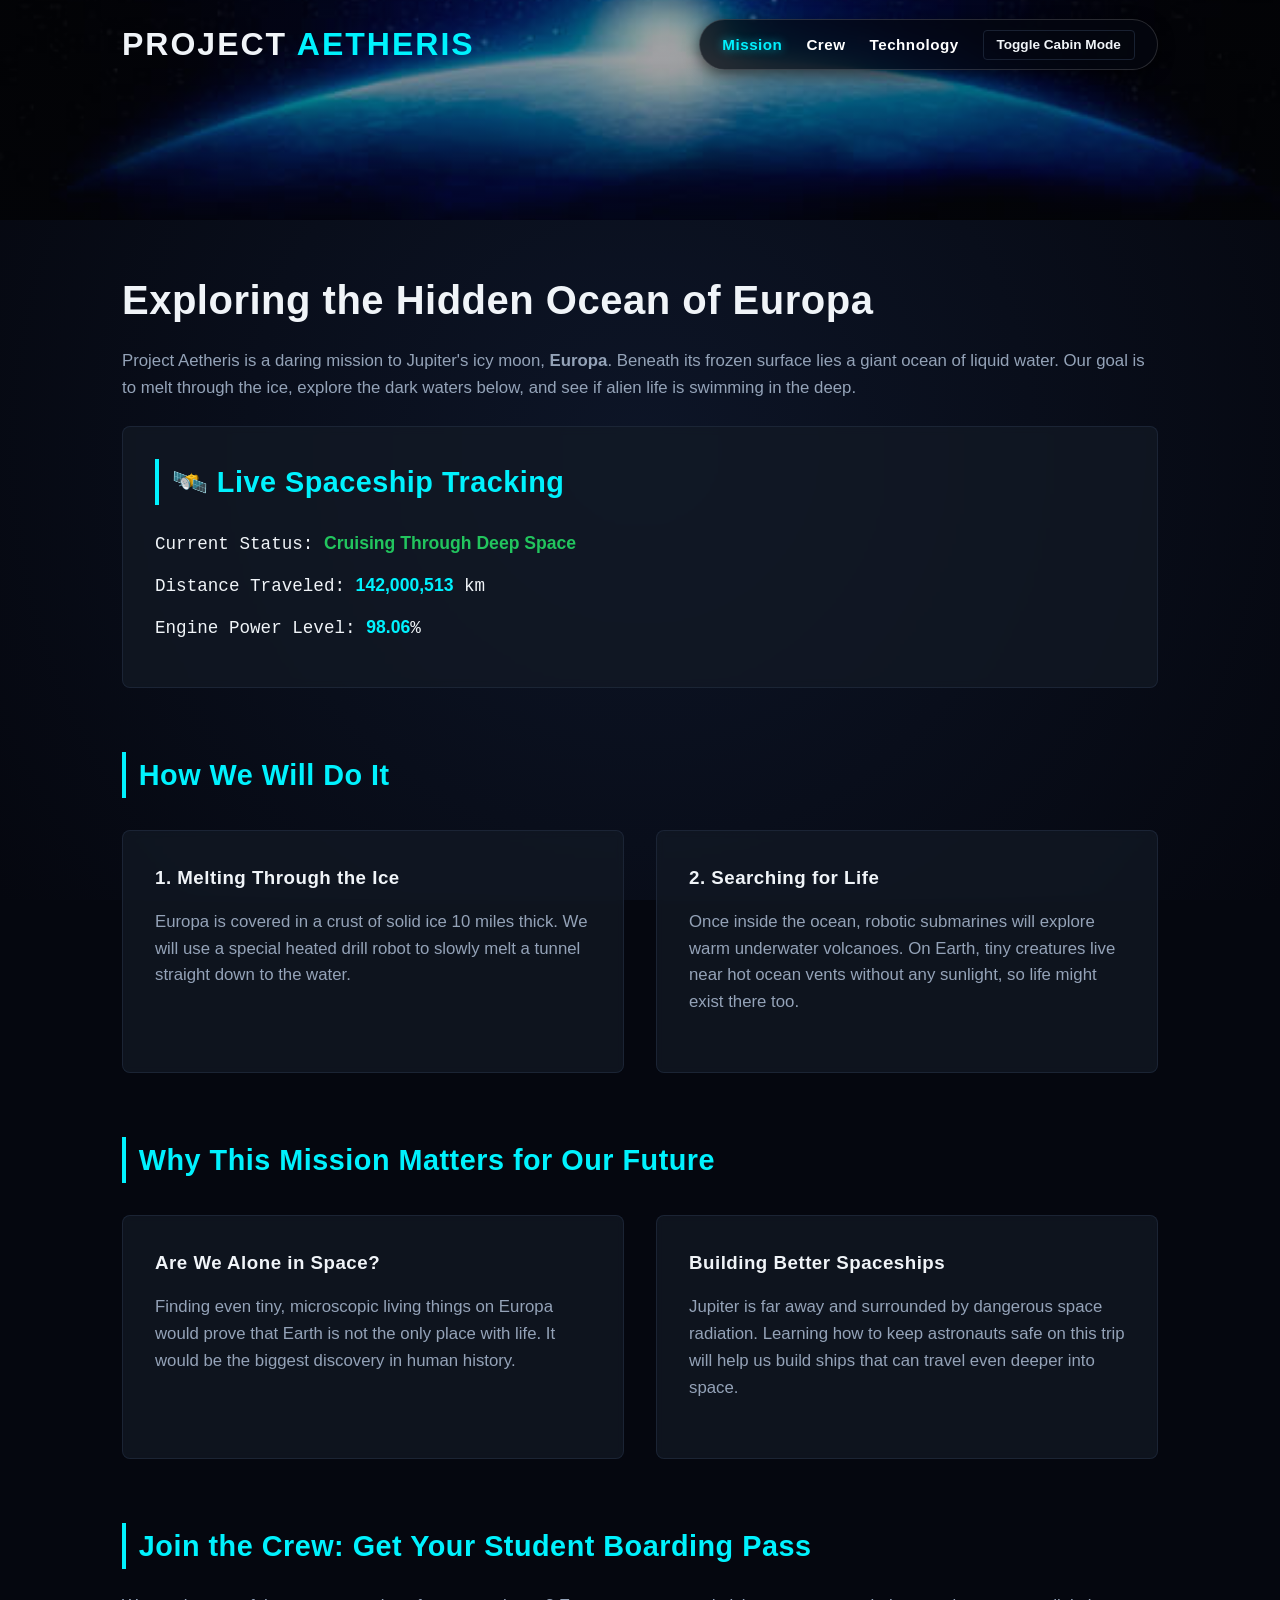
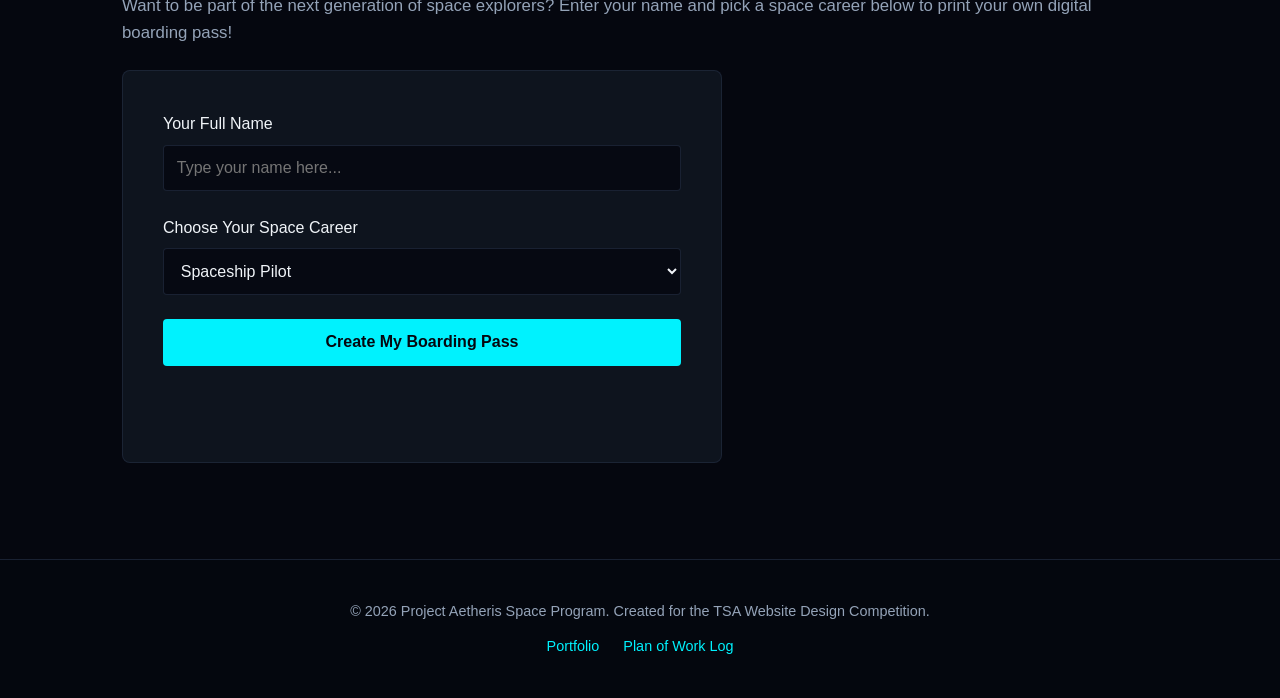
<file: index.html>
<!DOCTYPE html>
<html lang="en">
<head>
    <meta charset="UTF-8">
    <meta name="viewport" content="width=device-width, initial-scale=1.0">
    <title>Project Aetheris - Mission Control</title>
    <link rel="stylesheet" href="styles.css">
</head>
<body>

    <header>
        <div class="nav-container">
            <div class="logo"><a href="index.html">PROJECT <span>AETHERIS</span></a></div>
            <nav>
                <ul>
                    <li><a href="index.html" class="active">Mission</a></li>
                    <li><a href="crew.html">Crew</a></li>
                    <li><a href="technology.html">Technology</a></li>
                    <li><button id="theme-toggle" class="filter-btn" style="padding: 0.4rem 0.8rem; font-size: 0.85rem;">Toggle Cabin Mode</button></li>
                </ul>
            </nav>
        </div>
    </header>

    <main>
        <section>
            <h1>Exploring the Hidden Ocean of Europa</h1>
            <p>Project Aetheris is a daring mission to Jupiter's icy moon, <strong>Europa</strong>. Beneath its frozen surface lies a giant ocean of liquid water. Our goal is to melt through the ice, explore the dark waters below, and see if alien life is swimming in the deep.</p>
            
            <div class="card telemetry-card">
                <h2>🛰️ Live Spaceship Tracking</h2>
                <p>Current Status: <span id="flight-status" style="color: #22c55e; font-weight: bold;">Cruising Through Deep Space</span></p>
                <p>Distance Traveled: <span id="distance-counter" style="color: #00f2fe; font-weight: bold;">142,000,500</span> km</p>
                <p>Engine Power Level: <span id="reactor-level" style="color: #00f2fe; font-weight: bold;">98.40</span>%</p>
            </div>
        </section>

        <section>
            <h2>How We Will Do It</h2>
            <div class="card-grid">
                <div class="card">
                    <h3>1. Melting Through the Ice</h3>
                    <p>Europa is covered in a crust of solid ice 10 miles thick. We will use a special heated drill robot to slowly melt a tunnel straight down to the water.</p>
                </div>
                <div class="card">
                    <h3>2. Searching for Life</h3>
                    <p>Once inside the ocean, robotic submarines will explore warm underwater volcanoes. On Earth, tiny creatures live near hot ocean vents without any sunlight, so life might exist there too.</p>
                </div>
            </div>
        </section>

        <section>
            <h2>Why This Mission Matters for Our Future</h2>
            <div class="card-grid">
                <div class="card">
                    <h3>Are We Alone in Space?</h3>
                    <p>Finding even tiny, microscopic living things on Europa would prove that Earth is not the only place with life. It would be the biggest discovery in human history.</p>
                </div>
                <div class="card">
                    <h3>Building Better Spaceships</h3>
                    <p>Jupiter is far away and surrounded by dangerous space radiation. Learning how to keep astronauts safe on this trip will help us build ships that can travel even deeper into space.</p>
                </div>
            </div>
        </section>

        <section>
            <h2>Join the Crew: Get Your Student Boarding Pass</h2>
            <p>Want to be part of the next generation of space explorers? Enter your name and pick a space career below to print your own digital boarding pass!</p>
            
            <div class="interactive-box">
                <form id="cadet-form">
                    <div class="form-group">
                        <label for="cadet-name">Your Full Name</label>
                        <input type="text" id="cadet-name" required placeholder="Type your name here...">
                    </div>
                    <div class="form-group">
                        <label for="cadet-track">Choose Your Space Career</label>
                        <select id="cadet-track">
                            <option value="Spaceship Pilot">Spaceship Pilot</option>
                            <option value="Deep-Space Navigator">Deep-Space Navigator</option>
                            <option value="Ship Systems Engineer">Ship Systems Engineer</option>
                            <option value="Robotics & Submarine Engineer">Robotics & Submarine Engineer</option>
                            <option value="Alien Ocean Biologist">Alien Ocean Biologist</option>
                            <option value="Planetary Geologist">Planetary Geologist</option>
                            <option value="Space Communications Expert">Space Communications Expert</option>
                            <option value="Space Flight Surgeon">Space Flight Surgeon</option>
                        </select>
                    </div>
                    <button type="submit" class="action-btn">Create My Boarding Pass</button>
                </form>
                <div id="pass-output"></div>
            </div>
        </section>
    </main>

    <footer>
        <p>&copy; 2026 Project Aetheris Space Program. Created for the TSA Website Design Competition.</p>
        <div class="footer-links">
            <a href="./docs/aetheries-portfolio.pdf" target="_blank">Portfolio</a>
            <a href="./docs/aetheries-plan-of-work.pdf" target="_blank">Plan of Work Log</a>
        </div>
    </footer>

    <script src="script.js"></script>
</body>
</html>
</file>
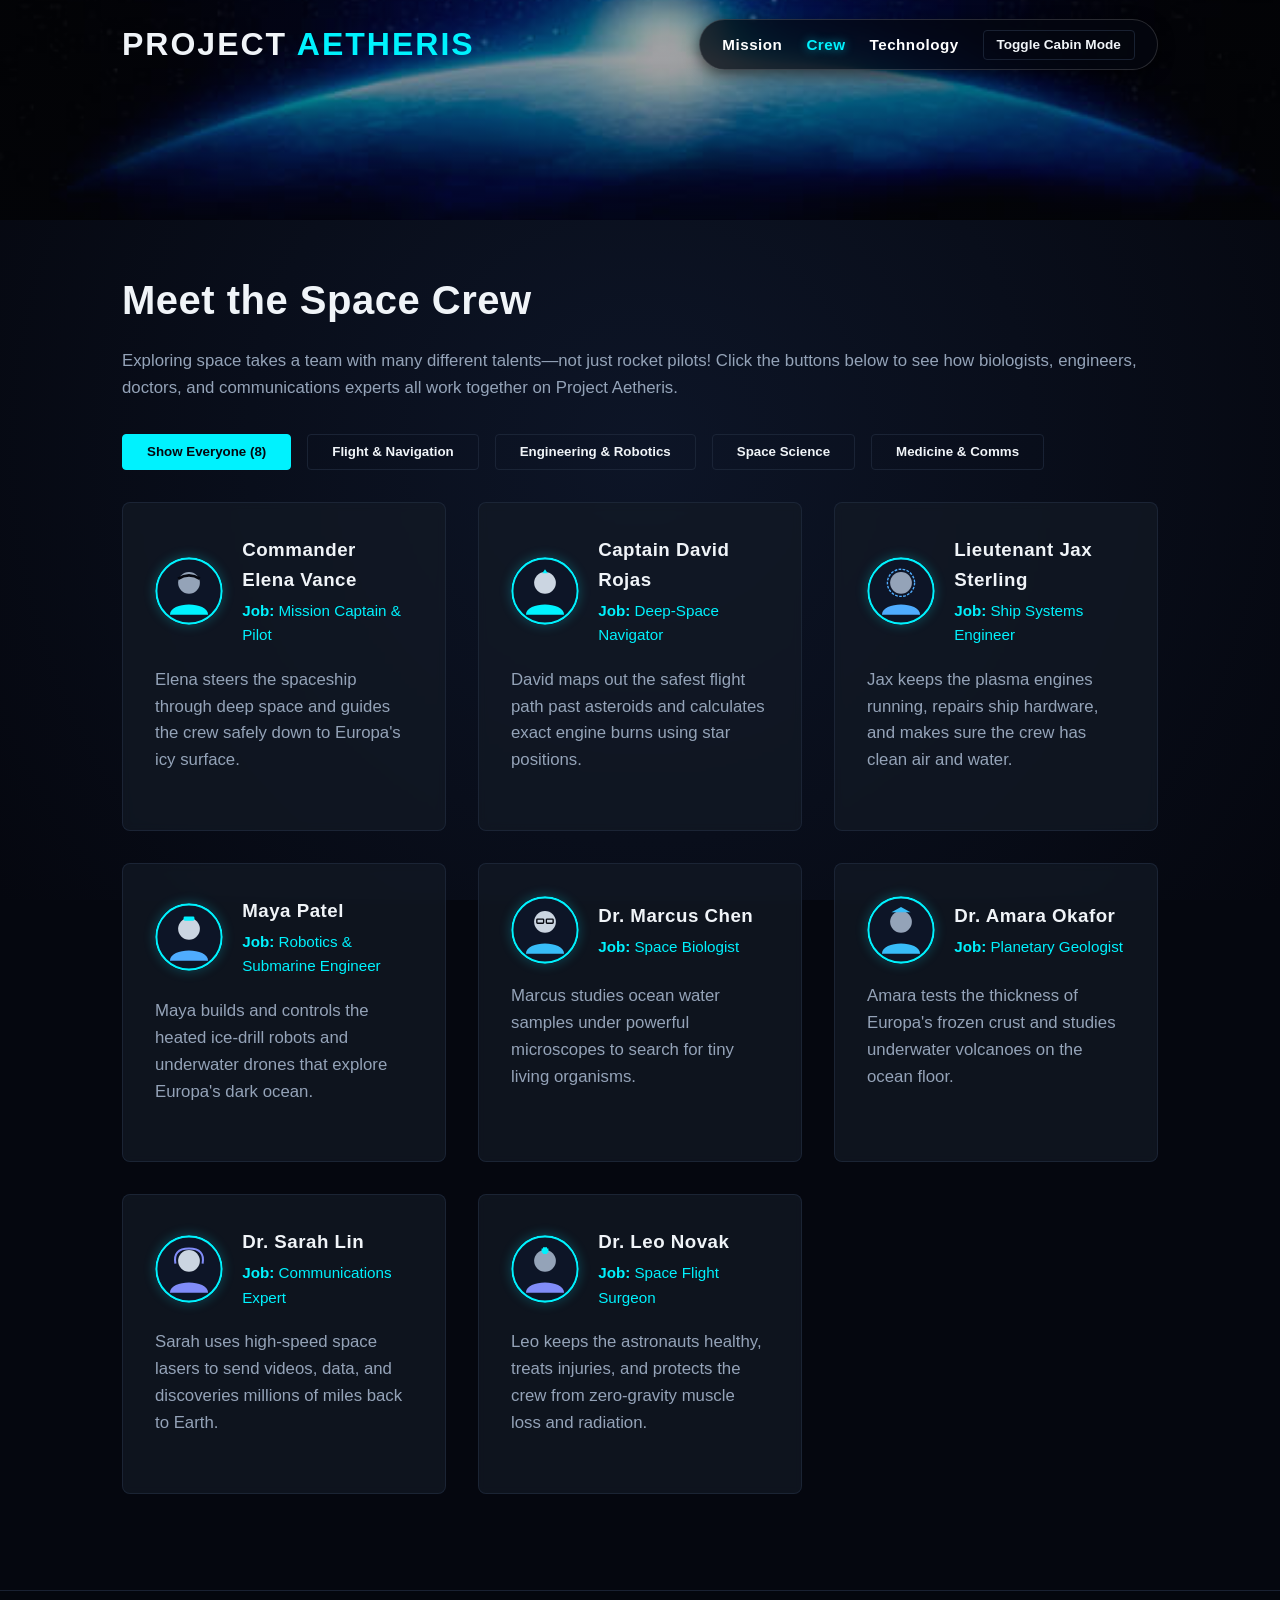
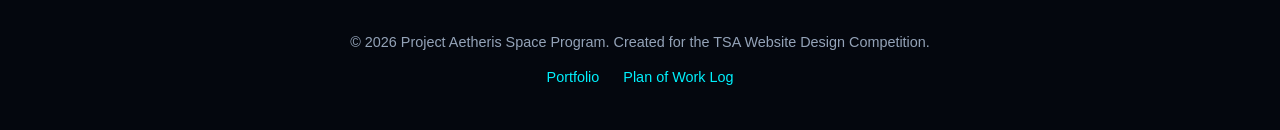
<file: crew.html>
<!DOCTYPE html>
<html lang="en">
<head>
    <meta charset="UTF-8">
    <meta name="viewport" content="width=device-width, initial-scale=1.0">
    <title>Project Aetheris - Meet the Crew</title>
    <link rel="stylesheet" href="styles.css">
</head>
<body>

    <header>
        <div class="nav-container">
            <div class="logo"><a href="index.html">PROJECT <span>AETHERIS</span></a></div>
            <nav>
                <ul>
                    <li><a href="index.html">Mission</a></li>
                    <li><a href="crew.html" class="active">Crew</a></li>
                    <li><a href="technology.html">Technology</a></li>
                    <li><button id="theme-toggle" class="filter-btn" style="padding: 0.4rem 0.8rem; font-size: 0.85rem;">Toggle Cabin Mode</button></li>
                </ul>
            </nav>
        </div>
    </header>

    <main>
        <section>
            <h1>Meet the Space Crew</h1>
            <p>Exploring space takes a team with many different talents—not just rocket pilots! Click the buttons below to see how biologists, engineers, doctors, and communications experts all work together on Project Aetheris.</p>

            <!-- EXPANDED 4-CATEGORY FILTER BUTTONS -->
            <div class="filter-controls">
                <button class="filter-btn active" data-filter="all">Show Everyone (8)</button>
                <button class="filter-btn" data-filter="flight">Flight & Navigation</button>
                <button class="filter-btn" data-filter="engineering">Engineering & Robotics</button>
                <button class="filter-btn" data-filter="science">Space Science</button>
                <button class="filter-btn" data-filter="support">Medicine & Comms</button>
            </div>

            <div class="card-grid" id="crew-grid">
                
                <!-- 1. FLIGHT: COMMANDER ELENA VANCE -->
                <div class="card crew-card" data-dept="flight">
                    <div class="crew-header">
                        <svg class="crew-avatar" viewBox="0 0 100 100" xmlns="http://w3.org">
                            <circle cx="50" cy="50" r="48" fill="#0d1527" stroke="#00f2fe" stroke-width="3"/>
                            <circle cx="50" cy="38" r="16" fill="#94a3b8"/>
                            <path d="M22 85 C22 65, 78 65, 78 85" fill="#00f2fe"/>
                            <path d="M34 32 Q50 22 66 32" stroke="#05070f" stroke-width="4" fill="none"/>
                        </svg>
                        <div>
                            <h3>Commander Elena Vance</h3>
                            <p class="crew-job"><strong>Job:</strong> Mission Captain & Pilot</p>
                        </div>
                    </div>
                    <p>Elena steers the spaceship through deep space and guides the crew safely down to Europa's icy surface.</p>
                </div>

                <!-- 2. FLIGHT: CAPTAIN DAVID ROJAS -->
                <div class="card crew-card" data-dept="flight">
                    <div class="crew-header">
                        <svg class="crew-avatar" viewBox="0 0 100 100" xmlns="http://w3.org">
                            <circle cx="50" cy="50" r="48" fill="#0d1527" stroke="#00f2fe" stroke-width="3"/>
                            <circle cx="50" cy="38" r="16" fill="#cbd5e1"/>
                            <path d="M22 85 C22 65, 78 65, 78 85" fill="#00f2fe"/>
                            <polygon points="50,18 46,24 54,24" fill="#00f2fe"/>
                        </svg>
                        <div>
                            <h3>Captain David Rojas</h3>
                            <p class="crew-job"><strong>Job:</strong> Deep-Space Navigator</p>
                        </div>
                    </div>
                    <p>David maps out the safest flight path past asteroids and calculates exact engine burns using star positions.</p>
                </div>

                <!-- 3. ENGINEERING: LIEUTENANT JAX STERLING -->
                <div class="card crew-card" data-dept="engineering">
                    <div class="crew-header">
                        <svg class="crew-avatar" viewBox="0 0 100 100" xmlns="http://w3.org">
                            <circle cx="50" cy="50" r="48" fill="#0d1527" stroke="#00f2fe" stroke-width="3"/>
                            <circle cx="50" cy="38" r="16" fill="#94a3b8"/>
                            <path d="M22 85 C22 65, 78 65, 78 85" fill="#4facfe"/>
                            <circle cx="50" cy="38" r="20" stroke="#4facfe" stroke-width="2" fill="none" stroke-dasharray="4 2"/>
                        </svg>
                        <div>
                            <h3>Lieutenant Jax Sterling</h3>
                            <p class="crew-job"><strong>Job:</strong> Ship Systems Engineer</p>
                        </div>
                    </div>
                    <p>Jax keeps the plasma engines running, repairs ship hardware, and makes sure the crew has clean air and water.</p>
                </div>

                <!-- 4. ENGINEERING: MAYA PATEL -->
                <div class="card crew-card" data-dept="engineering">
                    <div class="crew-header">
                        <svg class="crew-avatar" viewBox="0 0 100 100" xmlns="http://w3.org">
                            <circle cx="50" cy="50" r="48" fill="#0d1527" stroke="#00f2fe" stroke-width="3"/>
                            <circle cx="50" cy="38" r="16" fill="#cbd5e1"/>
                            <path d="M22 85 C22 65, 78 65, 78 85" fill="#4facfe"/>
                            <rect x="42" y="20" width="16" height="6" rx="2" fill="#00f2fe"/>
                        </svg>
                        <div>
                            <h3>Maya Patel</h3>
                            <p class="crew-job"><strong>Job:</strong> Robotics & Submarine Engineer</p>
                        </div>
                    </div>
                    <p>Maya builds and controls the heated ice-drill robots and underwater drones that explore Europa's dark ocean.</p>
                </div>

                <!-- 5. SCIENCE: DR. MARCUS CHEN -->
                <div class="card crew-card" data-dept="science">
                    <div class="crew-header">
                        <svg class="crew-avatar" viewBox="0 0 100 100" xmlns="http://w3.org">
                            <circle cx="50" cy="50" r="48" fill="#0d1527" stroke="#00f2fe" stroke-width="3"/>
                            <circle cx="50" cy="38" r="16" fill="#cbd5e1"/>
                            <path d="M22 85 C22 65, 78 65, 78 85" fill="#38bdf8"/>
                            <rect x="38" y="34" width="10" height="6" rx="1" stroke="#05070f" stroke-width="2" fill="none"/>
                            <rect x="52" y="34" width="10" height="6" rx="1" stroke="#05070f" stroke-width="2" fill="none"/>
                        </svg>
                        <div>
                            <h3>Dr. Marcus Chen</h3>
                            <p class="crew-job"><strong>Job:</strong> Space Biologist</p>
                        </div>
                    </div>
                    <p>Marcus studies ocean water samples under powerful microscopes to search for tiny living organisms.</p>
                </div>

                <!-- 6. SCIENCE: DR. AMARA OKAFOR -->
                <div class="card crew-card" data-dept="science">
                    <div class="crew-header">
                        <svg class="crew-avatar" viewBox="0 0 100 100" xmlns="http://w3.org">
                            <circle cx="50" cy="50" r="48" fill="#0d1527" stroke="#00f2fe" stroke-width="3"/>
                            <circle cx="50" cy="38" r="16" fill="#94a3b8"/>
                            <path d="M22 85 C22 65, 78 65, 78 85" fill="#38bdf8"/>
                            <polygon points="36,24 50,16 64,24" fill="#38bdf8"/>
                        </svg>
                        <div>
                            <h3>Dr. Amara Okafor</h3>
                            <p class="crew-job"><strong>Job:</strong> Planetary Geologist</p>
                        </div>
                    </div>
                    <p>Amara tests the thickness of Europa's frozen crust and studies underwater volcanoes on the ocean floor.</p>
                </div>

                <!-- 7. SUPPORT: DR. SARAH LIN -->
                <div class="card crew-card" data-dept="support">
                    <div class="crew-header">
                        <svg class="crew-avatar" viewBox="0 0 100 100" xmlns="http://w3.org">
                            <circle cx="50" cy="50" r="48" fill="#0d1527" stroke="#00f2fe" stroke-width="3"/>
                            <circle cx="50" cy="38" r="16" fill="#cbd5e1"/>
                            <path d="M22 85 C22 65, 78 65, 78 85" fill="#818cf8"/>
                            <path d="M30 42 Q26 20 50 20 Q74 20 70 42" stroke="#818cf8" stroke-width="3" fill="none"/>
                        </svg>
                        <div>
                            <h3>Dr. Sarah Lin</h3>
                            <p class="crew-job"><strong>Job:</strong> Communications Expert</p>
                        </div>
                    </div>
                    <p>Sarah uses high-speed space lasers to send videos, data, and discoveries millions of miles back to Earth.</p>
                </div>

                <!-- 8. SUPPORT: DR. LEO NOVAK -->
                <div class="card crew-card" data-dept="support">
                    <div class="crew-header">
                        <svg class="crew-avatar" viewBox="0 0 100 100" xmlns="http://w3.org">
                            <circle cx="50" cy="50" r="48" fill="#0d1527" stroke="#00f2fe" stroke-width="3"/>
                            <circle cx="50" cy="38" r="16" fill="#94a3b8"/>
                            <path d="M22 85 C22 65, 78 65, 78 85" fill="#818cf8"/>
                            <path d="M47 18 H53 V28 H47 Z M45 20 H55 V26 H45 Z" fill="#00f2fe"/>
                        </svg>
                        <div>
                            <h3>Dr. Leo Novak</h3>
                            <p class="crew-job"><strong>Job:</strong> Space Flight Surgeon</p>
                        </div>
                    </div>
                    <p>Leo keeps the astronauts healthy, treats injuries, and protects the crew from zero-gravity muscle loss and radiation.</p>
                </div>

            </div>
        </section>

    </main>

    <footer>
        <p>&copy; 2026 Project Aetheris Space Program. Created for the TSA Website Design Competition.</p>
        <div class="footer-links">
            <a href="./docs/aetheries-portfolio.pdf" target="_blank">Portfolio</a>
            <a href="./docs/aetheries-plan-of-work.pdf" target="_blank">Plan of Work Log</a>
        </div>
    </footer>

    <script src="script.js"></script>
</body>
</html>
</file>
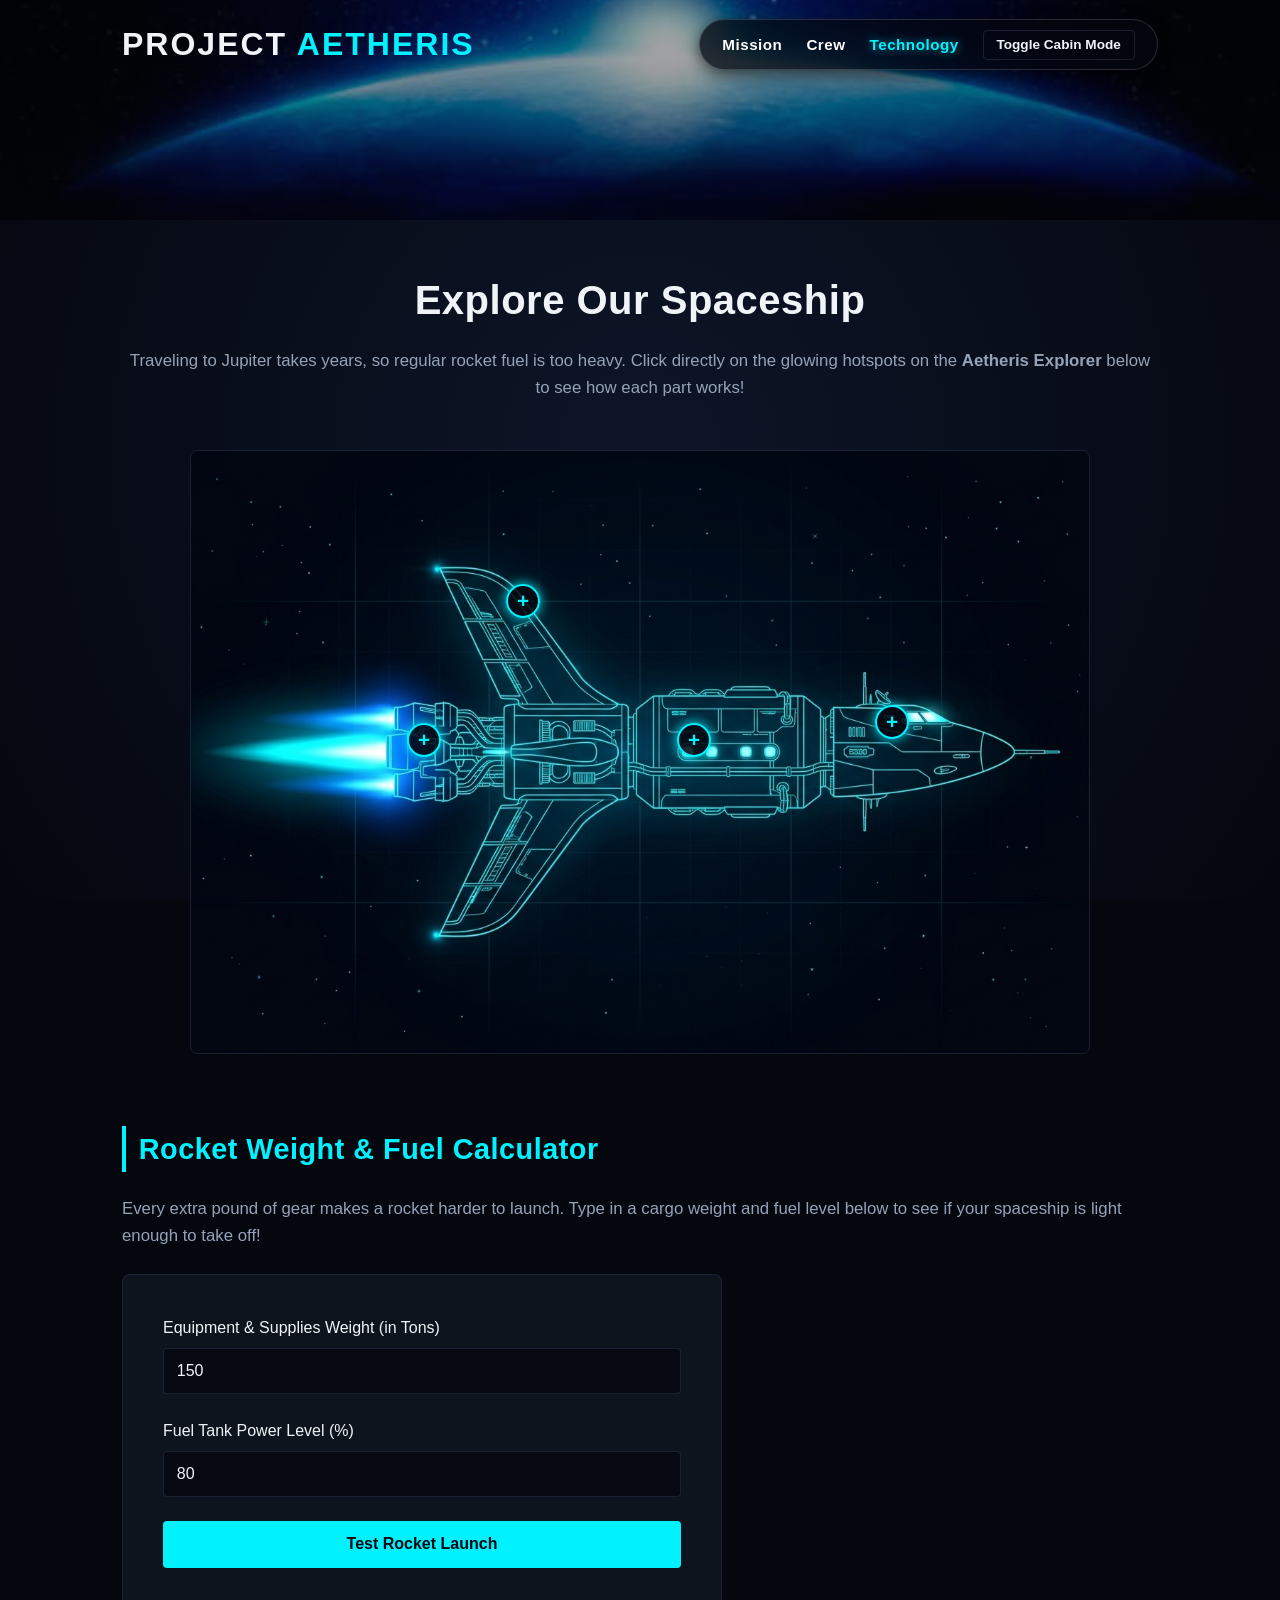
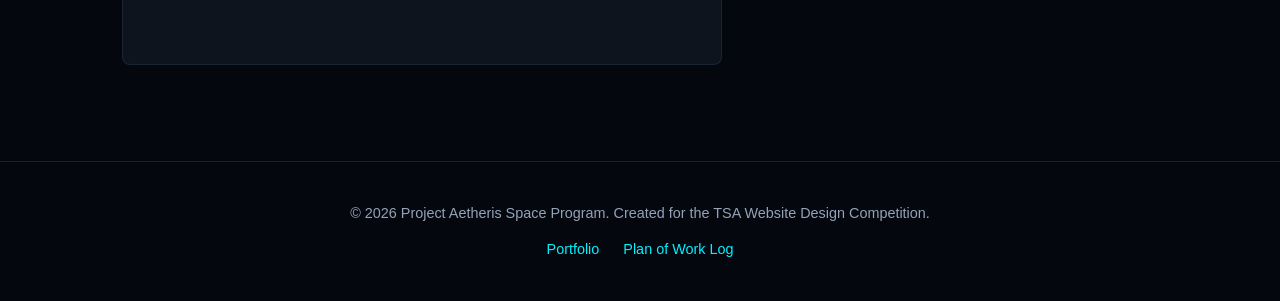
<file: technology.html>
<!DOCTYPE html>
<html lang="en">
<head>
    <meta charset="UTF-8">
    <meta name="viewport" content="width=device-width, initial-scale=1.0">
    <title>Project Aetheris - Spacecraft Technology</title>
    <link rel="stylesheet" href="styles.css">
</head>
<body>

    <header>
        <div class="nav-container">
            <div class="logo"><a href="index.html">PROJECT <span>AETHERIS</span></a></div>
            <nav>
                <ul>
                    <li><a href="index.html">Mission</a></li>
                    <li><a href="crew.html">Crew</a></li>
                    <li><a href="technology.html" class="active">Technology</a></li>
                    <li><button id="theme-toggle" class="filter-btn" style="padding: 0.4rem 0.8rem; font-size: 0.85rem;">Toggle Cabin Mode</button></li>
                </ul>
            </nav>
        </div>
    </header>

    <main>
        <section style="text-align: center;">
            <h1>Explore Our Spaceship</h1>
            <p>Traveling to Jupiter takes years, so regular rocket fuel is too heavy. Click directly on the glowing hotspots on the <strong>Aetheris Explorer</strong> below to see how each part works!</p>
            
            <!-- RESPONSIVE SPACESHIP CONTAINER -->
            <div class="ship-wrapper">
                <img src="./assets/spaceship.jpg" alt="Aetheris Explorer Blueprint" class="ship-image">
                
                <!-- 1. ELECTRIC PLASMA ENGINE (Far Left) -->
                <button class="hotspot tech-trigger" style="top: 48%; left: 26%;" 
                        data-title="Electric Plasma Engine" 
                        data-desc="Instead of burning heavy rocket fuel, this engine uses electricity to shoot glowing gas out the back. It pushes the ship gently at first, eventually reaching super-fast speeds.">
                    <span>+</span>
                </button>

                <!-- 2. TOP & BOTTOM WINGS (Left-Center) -->
                <button class="hotspot tech-trigger" style="top: 25%; left: 37%;" 
                        data-title="Solar & Steering Wings" 
                        data-desc="These wings help balance the ship when entering a planet's atmosphere and hold sensors that measure space weather.">
                    <span>+</span>
                </button>

                <!-- 3. ASTRONAUT LIVING QUARTERS (Center Body) -->
                <button class="hotspot tech-trigger" style="top: 48%; left: 56%;" 
                        data-title="Astronaut Living Quarters" 
                        data-desc="This is where the crew eats, sleeps, and exercises. The walls are lined with water tanks that block harmful space radiation.">
                    <span>+</span>
                </button>

                <!-- 4. COCKPIT & BRAIN OF THE SHIP (Right Nose Cone) -->
                <button class="hotspot tech-trigger" style="top: 45%; left: 78%;" 
                        data-title="The Brain of the Ship (Cockpit)" 
                        data-desc="This front section holds the main computers, radar, and navigation cameras that help the ship dodge space rocks.">
                    <span>+</span>
                </button>
            </div>
        </section>


        <section>
            <h2>Rocket Weight & Fuel Calculator</h2>
            <p>Every extra pound of gear makes a rocket harder to launch. Type in a cargo weight and fuel level below to see if your spaceship is light enough to take off!</p>
            
            <div class="interactive-box">
                <form id="calc-form">
                    <div class="form-group">
                        <label for="cargo-input">Equipment & Supplies Weight (in Tons)</label>
                        <input type="number" id="cargo-input" min="10" max="500" value="150" required>
                    </div>
                    <div class="form-group">
                        <label for="fuel-input">Fuel Tank Power Level (%)</label>
                        <input type="number" id="fuel-input" min="40" max="100" value="80" required>
                    </div>
                    <button type="submit" class="action-btn">Test Rocket Launch</button>
                </form>
                <div id="calc-result"></div>
            </div>
        </section>
    </main>

    <!-- Hidden Pop-Up Window for Spaceship Parts -->
    <div id="tech-modal" class="modal-backdrop">
        <div class="modal-content">
            <h2 style="border-left: none; padding-left: 0; margin-bottom: 0.5rem;">Spaceship Part Details</h2>
            <p style="font-size: 1rem; color: var(--text-light);">Click a part of the spaceship to inspect how it works.</p>
            <button id="close-modal-btn" class="action-btn">Close Window</button>
        </div>
    </div>

    <footer>
        <p>&copy; 2026 Project Aetheris Space Program. Created for the TSA Website Design Competition.</p>
        <div class="footer-links">
            <a href="./docs/aetheries-portfolio.pdf" target="_blank">Portfolio</a>
            <a href="./docs/aetheries-plan-of-work.pdf" target="_blank">Plan of Work Log</a>
        </div>
    </footer>

    <script src="script.js"></script>
</body>
</html>
</file>
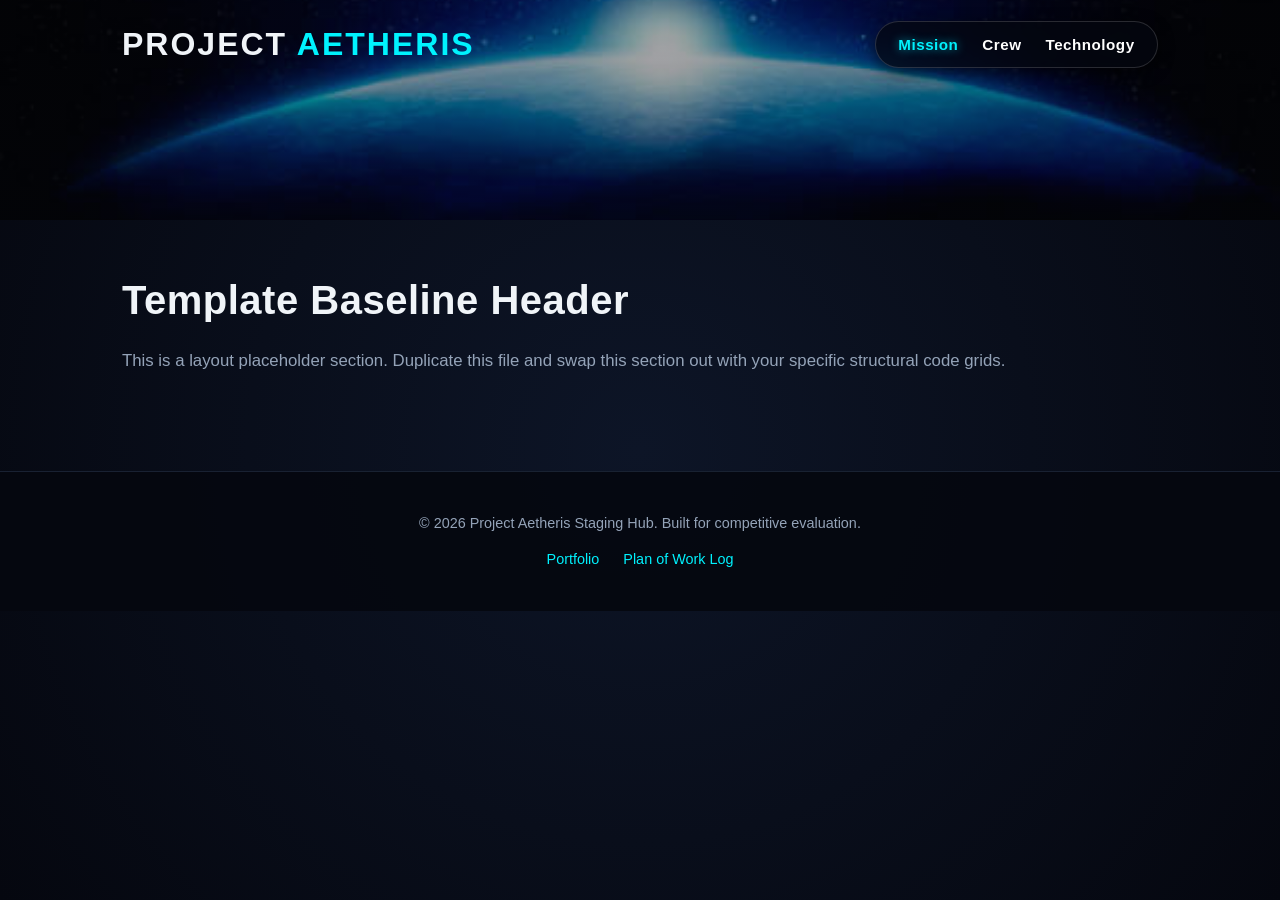
<file: template.html>
<!DOCTYPE html>
<html lang="en">
<head>
    <meta charset="UTF-8">
    <meta name="viewport" content="width=device-width, initial-scale=1.0">
    <title>Project Aetheris - Base Template</title>
    <!-- Best Practice: Clean, external style sheet link -->
    <link rel="stylesheet" href="styles.css">
</head>
<body>

    <!-- STICKY GLOBAL HEADER AREA -->
    <header>
        <div class="nav-container">
            <div class="logo"><a href="index.html">PROJECT <span>AETHERIS</span></a></div>
            <nav>
                <ul>
                    <!-- Remember to shift class="active" onto the matching file path link -->
                    <li><a href="index.html" class="active">Mission</a></li>
                    <li><a href="crew.html">Crew</a></li>
                    <li><a href="technology.html">Technology</a></li>
                </ul>
            </nav>
        </div>
    </header>

    <!-- WRAPPER FOR INDIVIDUAL PAGE SECTIONS -->
    <main>
        
        <!-- MAIN UNIQUE PAGE CONTENT GOES HERE -->
        <section>
            <h1>Template Baseline Header</h1>
            <p>This is a layout placeholder section. Duplicate this file and swap this section out with your specific structural code grids.</p>
        </section>
        <!-- END OF UNIQUE CONTENT BLOCK -->

    </main>

    <!-- MANDATORY COMPLIANCE EVALUATION FOOTER -->
    <footer>
        <p>&copy; 2026 Project Aetheris Staging Hub. Built for competitive evaluation.</p>
        <div class="footer-links">
            <a href="./docs/aetheries-portfolio.pdf" target="_blank">Portfolio</a>
            <a href="./docs/aetheries-plan-of-work.pdf" target="_blank">Plan of Work Log</a>
        </div>
    </footer>

    <!-- External interactivity script link sitting cleanly at the bottom -->
    <script src="script.js"></script>
</body>
</html>
</file>
<file: styles.css>
/* ==========================================================================
   1. GLOBAL SYSTEM DESIGN TOKENS
   ========================================================================== */
* {
    margin: 0;
    padding: 0;
    box-sizing: border-box;
    font-family: 'Segoe UI', Tahoma, Geneva, Verdana, sans-serif;
}

:root {
    --bg-dark: #05070f;
    --card-bg: rgba(19, 26, 38, 0.7);
    --text-light: #f0f4f8;
    --text-muted: #94a3b8;
    --accent: #00f2fe;
    --accent-hover: #4facfe;
    --border-color: rgba(30, 41, 59, 0.8);
    --error: #ef4444;
    --success: #22c55e;
}

/* Cosmic Background Glow Layer */
body {
    background-color: var(--bg-dark);
    background-image: radial-gradient(circle at center, #0d1527 0%, #05070f 100%);
    background-attachment: fixed;
    color: var(--text-light);
    line-height: 1.6;
    transition: background-image 0.5s, color 0.3s;
}

/* ==========================================================================
   2. INTERACTIVE CABIN MODE OVERRIDES (ACCESSIBILITY TINT)
   ========================================================================== */
body.cabin-mode {
    --accent: #ff3333;
    --accent-hover: #ff6666;
    background-image: radial-gradient(circle at center, #1a0505 0%, #050101 100%);
}

body.cabin-mode header {
    background-image: linear-gradient(rgba(35, 5, 5, 0.85), rgba(15, 1, 1, 0.92)), url("./assets/header-space.jpg");
}

body.cabin-mode .card:hover {
    box-shadow: 0 0 15px rgba(255, 51, 51, 0.25);
}

/* ==========================================================================
   3. STICKY INTERFACE HEADER & GLOBAL NAVIGATION Menu
   ========================================================================== */
header {
    /* 1. Lower the dark tint from 0.85 down to 0.35 so the blue glow shines through */
    background-image: linear-gradient(rgba(5, 7, 15, 0.35), rgba(5, 7, 15, 0.45)), url("./assets/header-space.jpg");
   
    background-size: cover;
    
    /* 2. Shift the vertical alignment down to 85% so the bright blue horizon line sits right behind your menu */
    background-position: center 85%; 
    
    background-repeat: no-repeat;
    border-bottom: 1px solid var(--border-line);

    min-height: 220px; 

    position: sticky;
    top: 0;
    z-index: 100;
}

.nav-container {
    max-width: 1100px;
    margin: 0 auto;
    display: flex;
    justify-content: space-between;
    align-items: center;
    padding: 1.2rem 2rem;
}

.logo a {
    color: var(--text-light);
    text-decoration: none;
    font-size: 2.0rem;
    font-weight: bold;
    letter-spacing: 2px;
}

.logo span {
    color: var(--accent);
}

/* 1. Add a sleek, dark frosted-glass pill box around the navigation menu */
nav ul {
    display: flex;
    list-style: none;
    gap: 1.5rem;
    align-items: center;
    background-color: rgba(5, 7, 15, 0.75); /* Dark backdrop behind the links */
    backdrop-filter: blur(8px);              /* Frosted-glass blur effect */
    padding: 0.6rem 1.4rem;
    border-radius: 50px;                     /* Smooth pill shape */
    border: 1px solid rgba(255, 255, 255, 0.15);
    box-shadow: 0 4px 15px rgba(0, 0, 0, 0.6);
}

/* 2. Make the text bright white and bold so it pops against the dark pill */
nav ul li a {
    color: #ffffff;
    text-decoration: none;
    font-weight: 600;
    font-size: 0.95rem;
    letter-spacing: 0.5px;
    transition: color 0.3s;
}

nav ul li a:hover, nav ul li a.active {
    color: var(--accent);
    text-shadow: 0 0 10px rgba(0, 242, 254, 0.6); /* Subtle neon glow on the active link */
}


/* ==========================================================================
   4. CONTENT LAYOUT HOOKS
   ========================================================================== */
main {
    max-width: 1100px;
    margin: 3rem auto;
    padding: 0 2rem;
}

section {
    margin-bottom: 4rem;
}

h1, h2, h3 {
    margin-bottom: 1rem;
    letter-spacing: 0.5px;
}

h1 { font-size: 2.5rem; }
h2 { color: var(--accent); font-size: 1.8rem; border-left: 4px solid var(--accent); padding-left: 0.8rem; margin-bottom: 1.5rem; }

p {
    color: var(--text-muted);
    margin-bottom: 1.5rem;
    font-size: 1.05rem;
}

/* Grid Frameworks */
.card-grid {
    display: grid;
    grid-template-columns: repeat(auto-fit, minmax(300px, 1fr));
    gap: 2rem;
    margin-top: 2rem;
}

.card {
    background-color: var(--card-bg);
    backdrop-filter: blur(4px);
    border: 1px solid var(--border-color);
    border-radius: 8px;
    padding: 2rem;
    transition: transform 0.3s, border-color 0.3s, box-shadow 0.3s;
}

.card:hover {
    transform: translateY(-5px);
    border-color: var(--accent);
    box-shadow: 0 0 15px rgba(0, 242, 254, 0.2);
}

/* ==========================================================================
   5. CONTROLS, DYNAMIC INTERACTION, AND TELEMETRY PANELS
   ========================================================================== */
.filter-controls {
    display: flex;
    flex-wrap: wrap;
    gap: 1rem;
    margin: 2rem 0;
}

.filter-btn {
    background-color: transparent;
    color: var(--text-light);
    border: 1px solid var(--border-color);
    padding: 0.6rem 1.5rem;
    border-radius: 4px;
    cursor: pointer;
    font-weight: bold;
    transition: all 0.3s;
}

.filter-btn:hover, .filter-btn.active {
    background-color: var(--accent);
    color: var(--bg-dark);
    border-color: var(--accent);
}

.crew-card.hidden {
    display: none;
}

/* ==========================================================================
   CREW PORTRAIT HEADERS
   ========================================================================== */
.crew-header {
    display: flex;
    align-items: center;
    gap: 1.2rem;
    margin-bottom: 1.2rem;
}

.crew-header h3 {
    margin-bottom: 0.25rem;
}

.crew-job {
    margin-bottom: 0;
    font-size: 0.95rem;
    color: var(--accent);
}

.crew-avatar {
    width: 68px;
    height: 68px;
    flex-shrink: 0; /* Prevents the circle from squishing on narrow screens */
    border-radius: 50%;
    box-shadow: 0 0 12px rgba(0, 242, 254, 0.25);
}

/* Updates avatar border glow when Night-Vision Cabin Mode is active */
body.cabin-mode .crew-avatar circle:first-child {
    stroke: var(--accent);
}


.telemetry-card p {
    font-family: 'Courier New', Courier, monospace;
    font-size: 1.1rem;
    margin-bottom: 0.8rem;
    color: var(--text-light);
}

/* ==========================================================================
   6. TECHNICAL FORMS & OVERLAY MODALS
   ========================================================================== */
.interactive-box {
    background-color: var(--card-bg);
    border: 1px solid var(--border-color);
    padding: 2.5rem;
    border-radius: 8px;
    max-width: 600px;
}

.form-group {
    margin-bottom: 1.5rem;
}

.form-group label {
    display: block;
    margin-bottom: 0.5rem;
    color: var(--text-light);
    font-weight: 500;
}

.form-group input, .form-group select, .form-group textarea {
    width: 100%;
    padding: 0.8rem;
    background-color: rgba(5, 7, 15, 0.8);
    border: 1px solid var(--border-color);
    border-radius: 4px;
    color: var(--text-light);
    font-size: 1rem;
}

.form-group input:focus, .form-group select:focus, .form-group textarea:focus {
    outline: none;
    border-color: var(--accent);
}

.action-btn {
    background-color: var(--accent);
    color: var(--bg-dark);
    border: none;
    width: 100%;
    padding: 0.9rem;
    font-size: 1rem;
    font-weight: bold;
    border-radius: 4px;
    cursor: pointer;
    transition: background-color 0.3s;
}

.action-btn:hover {
    background-color: var(--accent-hover);
}

#calc-result, #pass-output {
    margin-top: 1.5rem;
    padding: 1rem;
    border-radius: 4px;
    font-weight: 500;
}

.success-msg { background-color: rgba(34, 197, 94, 0.15); border: 1px solid var(--success); color: #4ade80; }
.error-msg { background-color: rgba(239, 68, 68, 0.15); border: 1px solid var(--error); color: #f87171; }

.ticket {
    border: 2px dashed var(--accent);
    padding: 1.5rem;
    background-color: rgba(5, 7, 15, 0.9);
}

/* Diagnostics Modal Architecture Overlay */
.modal-backdrop {
    display: none;
    position: fixed;
    top: 0;
    left: 0;
    width: 100%;
    height: 100%;
    background: rgba(5, 7, 15, 0.9);
    z-index: 1000;
    align-items: center;
    justify-content: center;
    padding: 2rem;
}

.modal-content {
    background-color: #0d1527;
    border: 2px solid var(--accent);
    border-radius: 8px;
    max-width: 500px;
    width: 100%;
    padding: 2.5rem;
    box-shadow: 0 0 30px rgba(0, 242, 254, 0.1);
}


/* ==========================================================================
   INTERACTIVE SPACESHIP HOTSPOTS
   ========================================================================== */
.ship-wrapper {
    position: relative;
    display: inline-block;
    max-width: 900px;
    width: 100%;
    margin-top: 1.5rem;
}

.ship-image {
    width: 100%;
    height: auto;
    border: 1px solid var(--border-color);
    border-radius: 8px;
    display: block;
}

.hotspot {
    position: absolute;
    transform: translate(-50%, -50%);
    width: 34px;
    height: 34px;
    border-radius: 50%;
    background-color: rgba(5, 7, 15, 0.85);
    border: 2px solid var(--accent);
    color: var(--accent);
    font-size: 1.3rem;
    font-weight: bold;
    cursor: pointer;
    display: flex;
    align-items: center;
    justify-content: center;
    box-shadow: 0 0 12px var(--accent);
    transition: transform 0.2s ease, background-color 0.2s ease;
}

.hotspot:hover {
    transform: translate(-50%, -50%) scale(1.2);
    background-color: var(--accent);
    color: var(--bg-dark);
}


/* ==========================================================================
   7. SYSTEM EVALUATION FOOTER
   ========================================================================== */
footer {
    border-top: 1px solid var(--border-color);
    background-color: rgba(5, 7, 15, 0.9);
    padding: 2.5rem 0;
    margin-top: 6rem;
    text-align: center;
}

footer p {
    font-size: 0.9rem;
    margin-bottom: 0.8rem;
    color: var(--text-muted);
}

.footer-links {
    display: flex;
    justify-content: center;
    gap: 1.5rem;
}

.footer-links a {
    color: var(--accent);
    text-decoration: none;
    font-size: 0.9rem;
    transition: color 0.3s;
}

.footer-links a:hover {
    color: var(--accent-hover);
}

@media (max-width: 768px) {
    .nav-container { flex-direction: column; gap: 1rem; }
    main { margin: 1.5rem auto; }
    h1 { font-size: 2rem; }
    .filter-controls { flex-wrap: wrap; }
}
</file>
